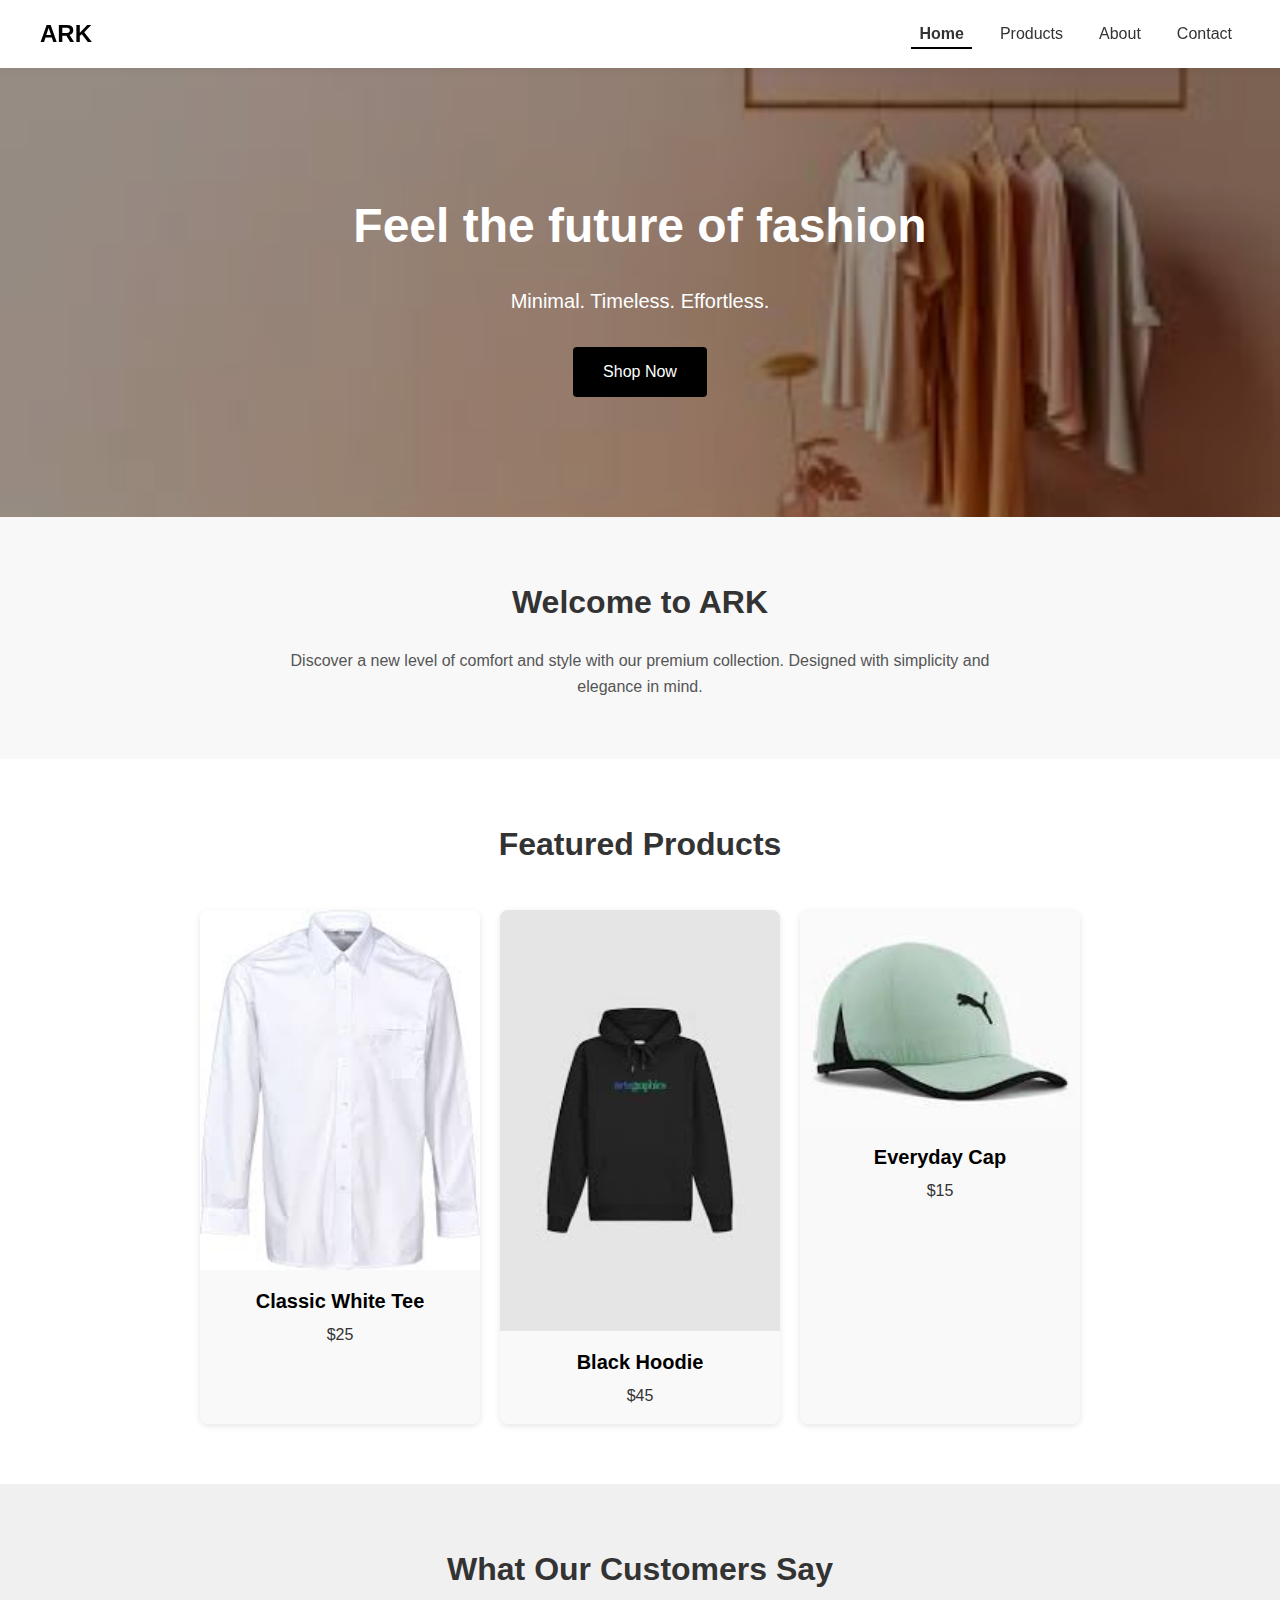
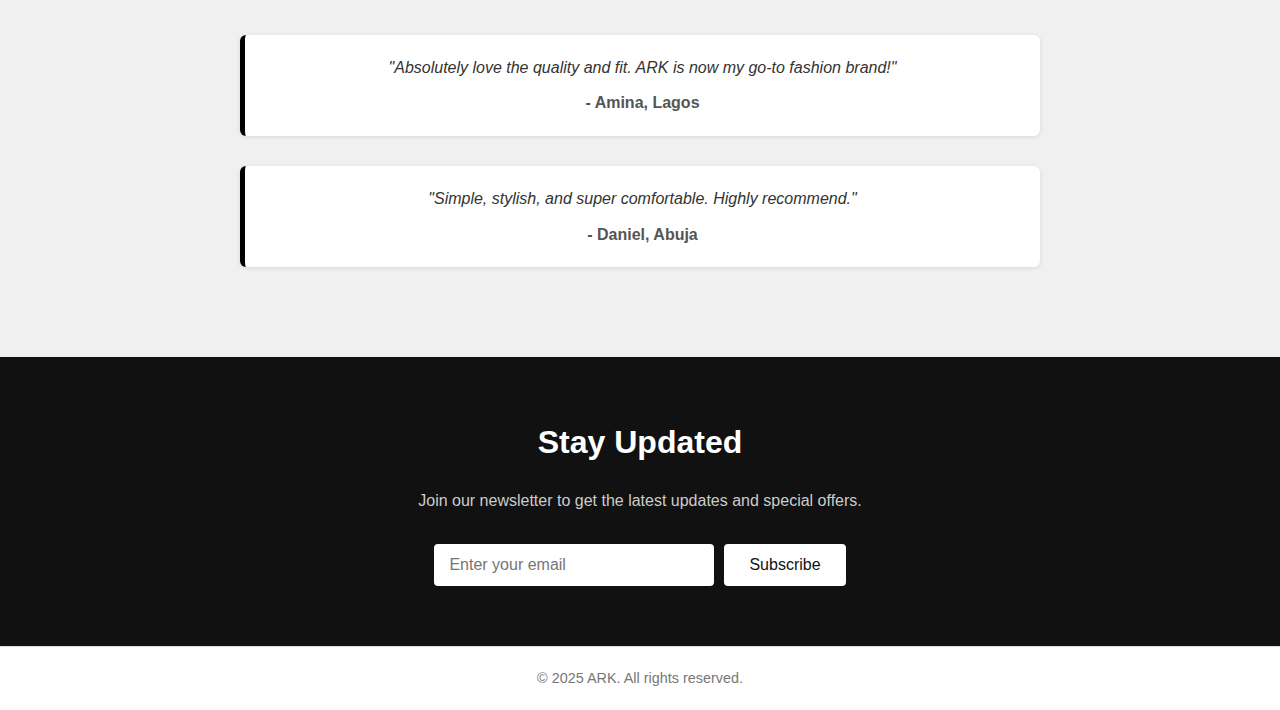
<file: index.html>
<!-- index.html -->
<!DOCTYPE html>
<html lang="en">
<head>
  <meta charset="UTF-8" />
  <meta
    name="viewport"
    content="width=device-width, initial-scale=1.0"
  />
  <title>ARK - Home</title>
  <link rel="stylesheet" href="style.css" />
  <!-- Favicon (optional) -->
  <!-- <link rel="icon" href="favicon.ico" type="image/x-icon" /> -->
  <link rel="JavaScript" href="server.js"/>
  <meta
    name="description"
    content="ARK is a modern fashion brand focused on delivering premium, minimal, and timeless designs for everyday life."
  />
</head>
<body>
  <!-- Site Navigation -->
  <nav class="navbar" role="navigation">
    <div class="nav-container">
      <a href="index.html" class="logo">ARK</a>
      <ul class="nav-links">
        <li><a href="index.html" class="active">Home</a></li>
        <li><a href="product.html">Products</a></li>
        <li><a href="about.html">About</a></li>
        <li><a href="contact.html">Contact</a></li>
      </ul>
    </div>
  </nav>

  <div class="wrapper">
    <main role="main">
      <!-- Hero Section -->
      <header class="hero">
        <div class="hero-content">
          <h1>Feel the future of fashion</h1>
          <p class="subheading">Minimal. Timeless. Effortless.</p>
          <a href="product.html" class="cta-button">Shop Now</a>
        </div>
      </header>

      <!-- Intro Section -->
      <section class="intro-section">
        <h2>Welcome to ARK</h2>
        <p>
          Discover a new level of comfort and style with our premium
          collection. Designed with simplicity and elegance in mind.
        </p>
      </section>

      <!-- Featured Products -->
      <section class="featured-products">
        <h2>Featured Products</h2>
        <div class="products-grid">
          <div class="product-card">
            <img
              src="Classic White Shirt.jpeg"
              alt="Classic white tee front view"
              loading="lazy"
            />
            <h3>Classic White Tee</h3>
            <p>$25</p>
          </div>

          <div class="product-card">
            <img
              src="Black Urban Hoodie.jpeg"
              alt="Black urban hoodie on model"
              loading="lazy"
            />
            <h3>Black Hoodie</h3>
            <p>$45</p>
          </div>

          <div class="product-card">
            <img
              src="everyday cap.jpeg"
              alt="Minimalist everyday cap"
              loading="lazy"
            />
            <h3>Everyday Cap</h3>
            <p>$15</p>
          </div>
        </div>
      </section>

      <!-- Testimonials -->
      <section class="testimonials">
        <h2>What Our Customers Say</h2>
        <div class="testimonial">
          <p>
            "Absolutely love the quality and fit. ARK is now my go-to
            fashion brand!"
          </p>
          <span>- Amina, Lagos</span>
        </div>
        <div class="testimonial">
          <p>
            "Simple, stylish, and super comfortable. Highly recommend."
          </p>
          <span>- Daniel, Abuja</span>
        </div>
      </section>

      <!-- Newsletter Signup -->
      <section class="newsletter">
        <h2>Stay Updated</h2>
        <p>Join our newsletter to get the latest updates and special offers.</p>
        <form>
          <label for="newsletter-email" class="visually-hidden">
            Enter your email address
          </label>
          <input
            id="newsletter-email"
            type="email"
            placeholder="Enter your email"
            aria-label="Email address"
            required
          />
          <button type="submit">Subscribe</button>
        </form>
      </section>
    </main>

    <footer class="footer" role="contentinfo">
      <p>&copy; 2025 ARK. All rights reserved.</p>
    </footer>
  </div>
  <script>
  document.querySelector('form').addEventListener('submit', function(e) {
    e.preventDefault();
    const email = document.getElementById('newsletter-email').value;
    alert('Thanks for subscribing, ' + email + '!');
    // Simulate sending to backend here
  });
  </script>
</body>
</html>
</file>
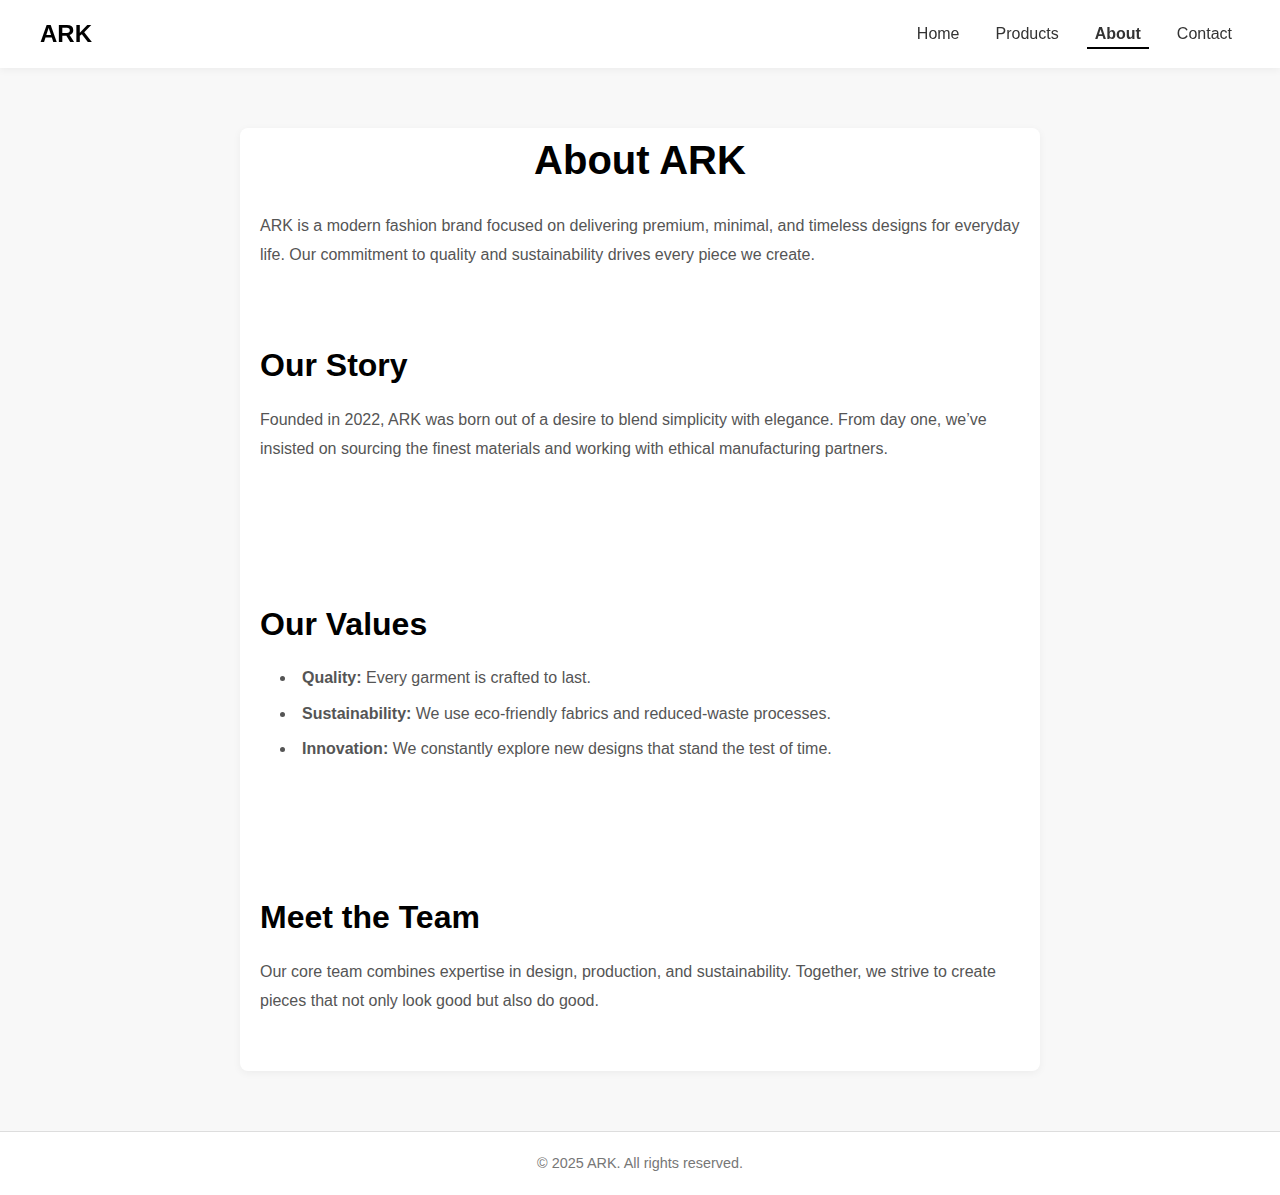
<file: about.html>
<!-- about.html -->
<!DOCTYPE html>
<html lang="en">
<head>
  <meta charset="UTF-8" />
  <meta
    name="viewport"
    content="width=device-width, initial-scale=1.0"
  />
  <title>About - ARK</title>
  <link rel="stylesheet" href="style.css" />
  <!-- <link rel="icon" href="favicon.ico" type="image/x-icon" /> -->
  <meta
    name="description"
    content="Learn more about ARK, our mission, values, and commitment to quality and sustainability."
  />
</head>
<body>
  <!-- Site Navigation -->
  <nav class="navbar" role="navigation">
    <div class="nav-container">
      <a href="index.html" class="logo">ARK</a>
      <ul class="nav-links">
        <li><a href="index.html">Home</a></li>
        <li><a href="product.html">Products</a></li>
        <li><a href="about.html" class="active">About</a></li>
        <li><a href="contact.html">Contact</a></li>
      </ul>
    </div>
  </nav>

  <div class="wrapper">
    <main role="main">
      <!-- About Content -->
      <section class="page-content">
        <h1>About ARK</h1>
        <p>
          ARK is a modern fashion brand focused on delivering premium,
          minimal, and timeless designs for everyday life. Our commitment to
          quality and sustainability drives every piece we create.
        </p>

        <!-- Example Subsections -->
        <section class="about-section">
          <h2>Our Story</h2>
          <p>
            Founded in 2022, ARK was born out of a desire to blend simplicity
            with elegance. From day one, we’ve insisted on sourcing the finest
            materials and working with ethical manufacturing partners.
          </p>
        </section>

        <section class="about-section">
          <h2>Our Values</h2>
          <ul>
            <li><strong>Quality:</strong> Every garment is crafted to last.</li>
            <li><strong>Sustainability:</strong> We use eco-friendly fabrics
              and reduced-waste processes.</li>
            <li><strong>Innovation:</strong> We constantly explore new
              designs that stand the test of time.</li>
          </ul>
        </section>

        <section class="about-section">
          <h2>Meet the Team</h2>
          <p>
            Our core team combines expertise in design, production, and
            sustainability. Together, we strive to create pieces that not only
            look good but also do good.
          </p>
        </section>
      </section>
    </main>

    <footer class="footer" role="contentinfo">
      <p>&copy; 2025 ARK. All rights reserved.</p>
    </footer>
  </div>
</body>
</html>
</file>
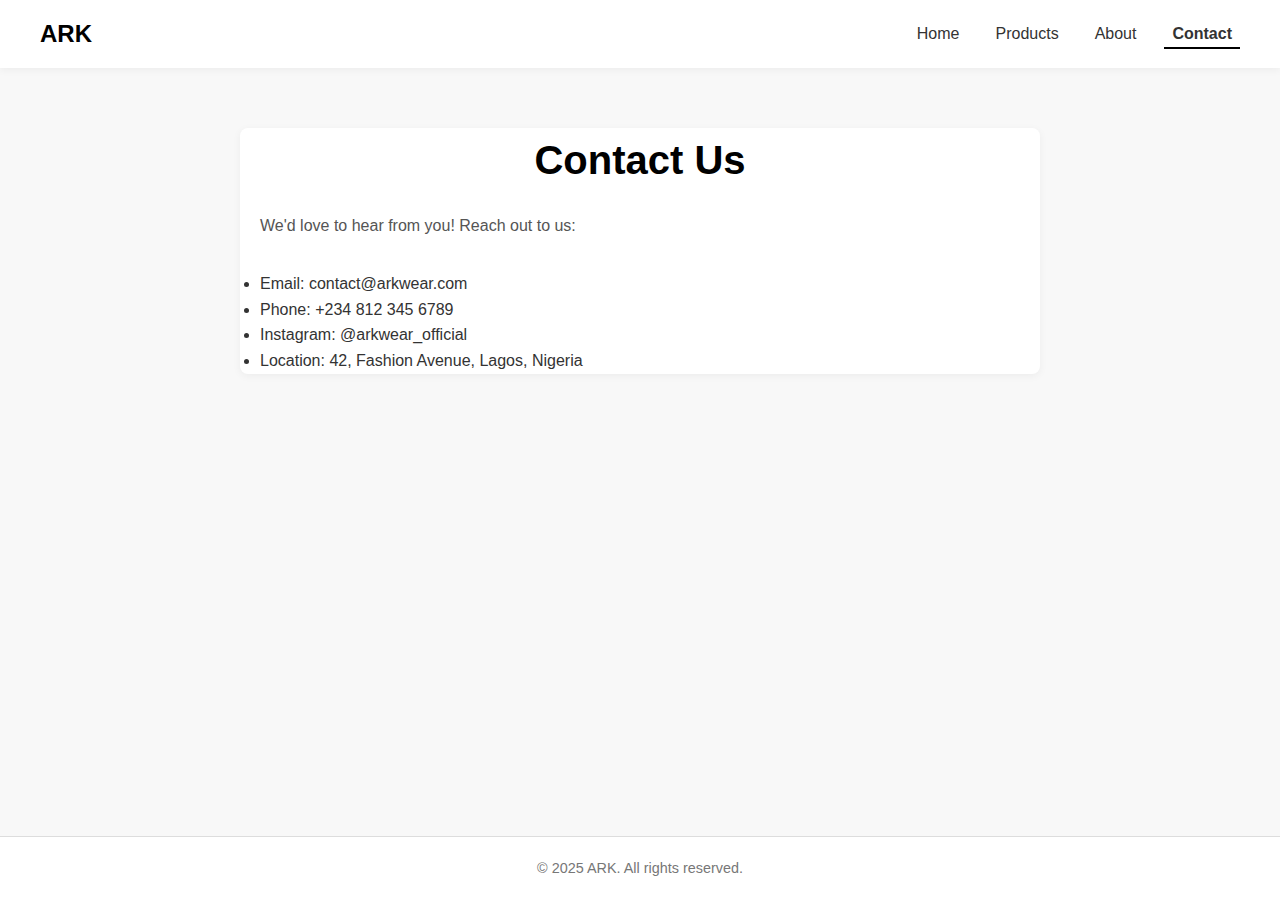
<file: contact.html>
<!DOCTYPE html>
<html lang="en">
<head>
  <meta charset="UTF-8" />
  <meta name="viewport" content="width=device-width, initial-scale=1.0"/>
  <title>Contact - ARK</title>
  <link rel="stylesheet" href="style.css"/>
</head>
<body>

  <div class="wrapper">
    <main>
  <nav class="navbar">
    <div class="nav-container">
      <a href="index.html" class="logo">ARK</a>
      <ul class="nav-links">
        <li><a href="index.html">Home</a></li>
        <li><a href="product.html">Products</a></li>
        <li><a href="about.html">About</a></li>
        <li><a href="contact.html" class="active">Contact</a></li>
      </ul>
    </div>
  </nav>

  <div class="contact-page">
<section class="page-content">
  <h1>Contact Us</h1>
  <p>We'd love to hear from you! Reach out to us:</p>
  <ul>
    <li>Email: contact@arkwear.com</li>
    <li>Phone: +234 812 345 6789</li>
    <li>Instagram: @arkwear_official</li>
    <li>Location: 42, Fashion Avenue, Lagos, Nigeria</li>
  </ul>
</section>
  </div>
  </main>

  <footer class="footer">
    <p>&copy; 2025 ARK. All rights reserved.</p>
  </footer>
  </div>

</body>
</html>
</file>
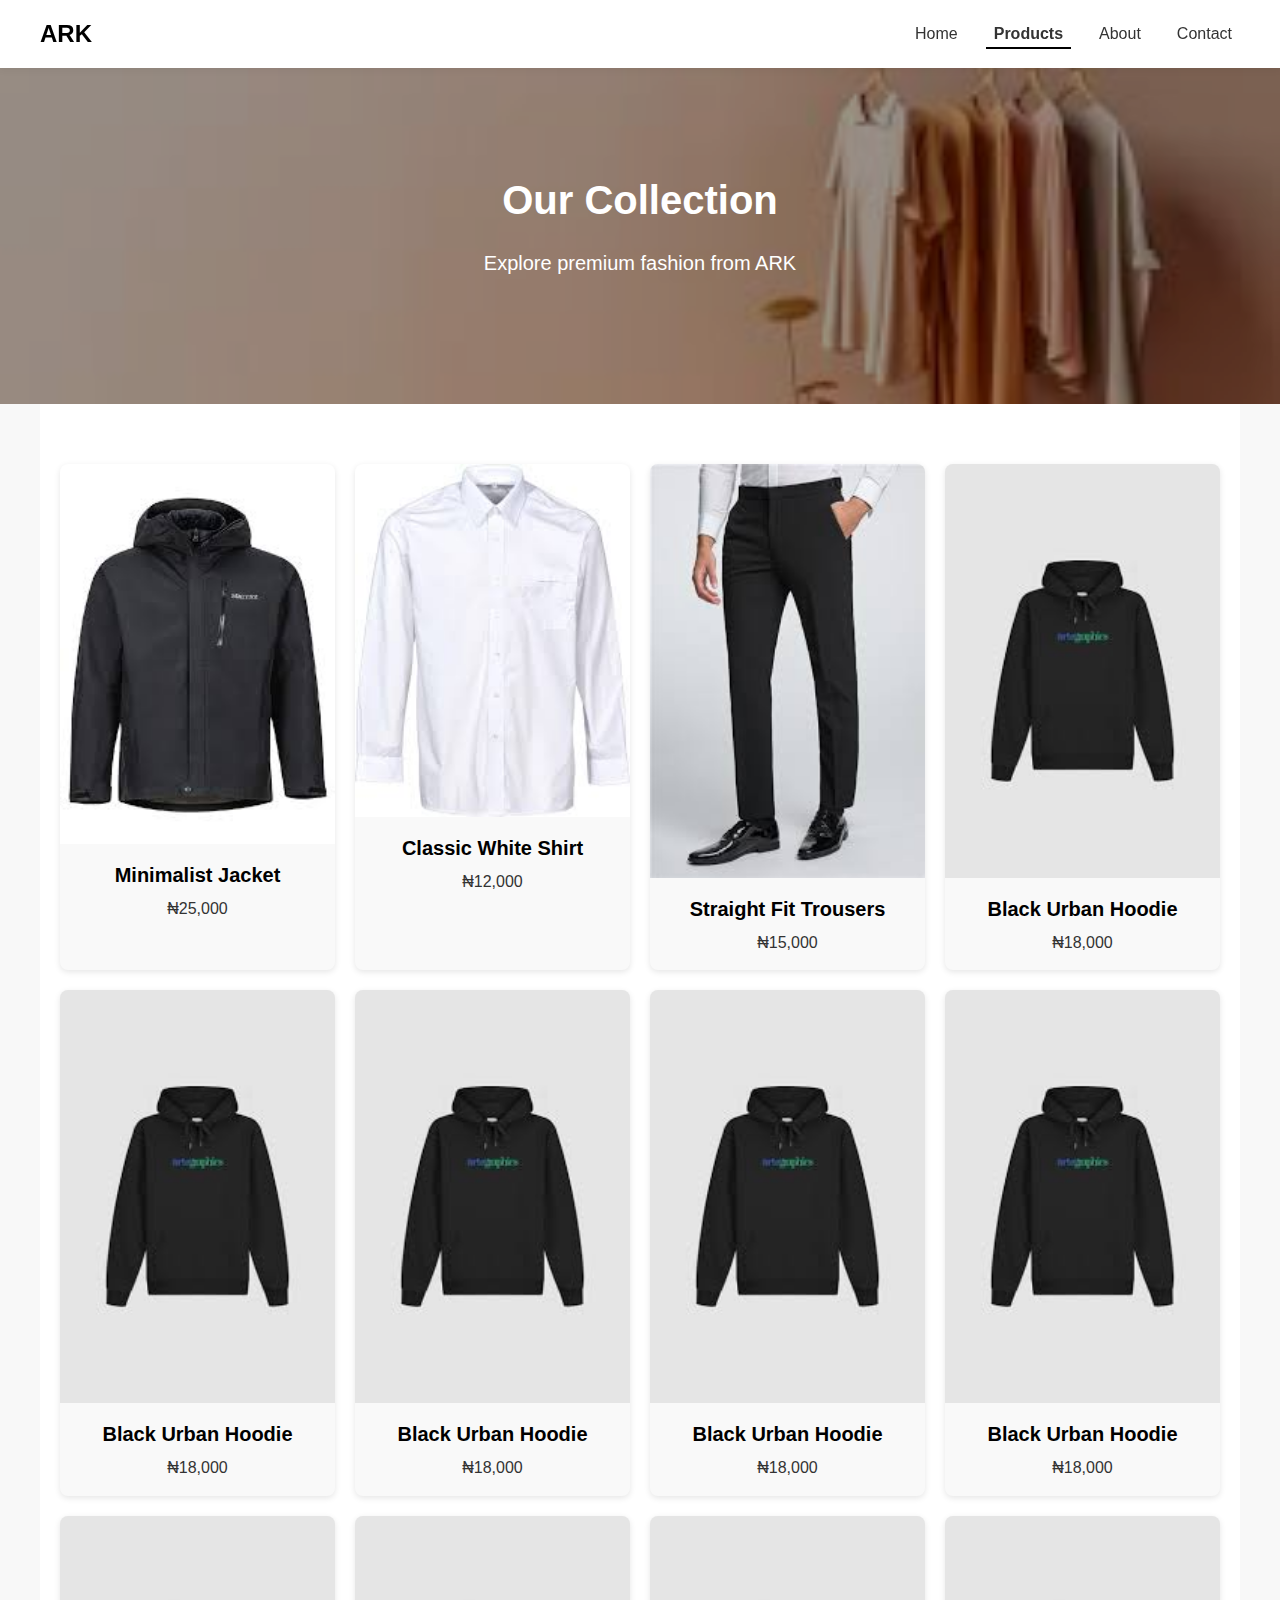
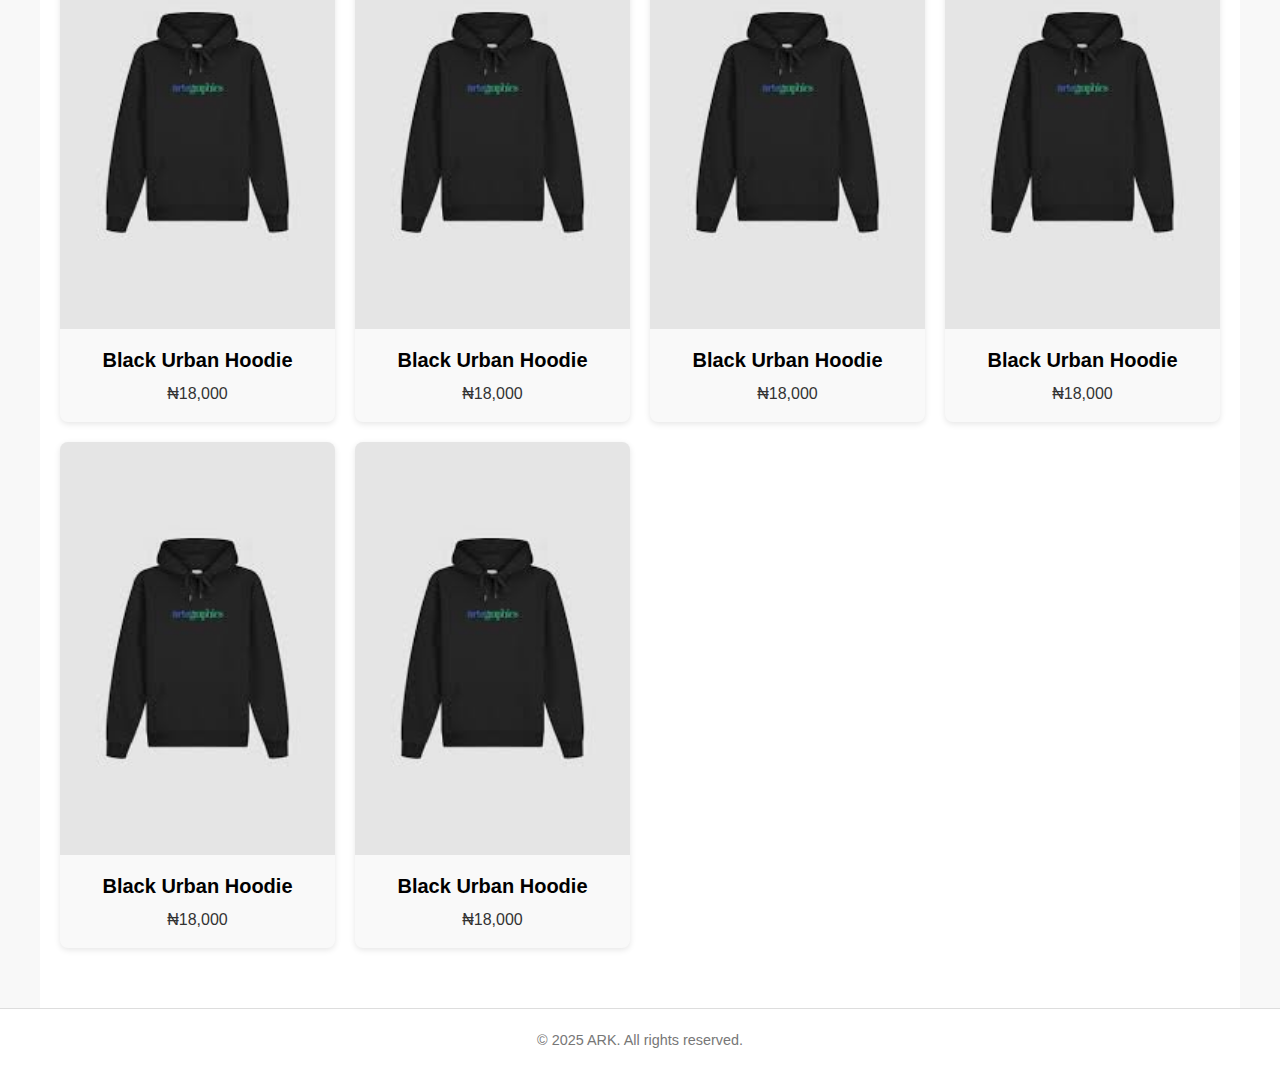
<file: product.html>
<!DOCTYPE html>
<html lang="en">
<head>
  <meta charset="UTF-8" />
  <meta name="viewport" content="width=device-width, initial-scale=1" />
  <title>Products - ARK</title>
  <link rel="stylesheet" href="style.css" />
</head>
<body>
    <nav class="navbar">
    <div class="nav-container">
      <a href="index.html" class="logo">ARK</a>
      <ul class="nav-links">
        <li><a href="index.html">Home</a></li>
        <li><a href="product.html" class="active">Products</a></li>
        <li><a href="about.html">About</a></li>
        <li><a href="contact.html">Contact</a></li>
      </ul>
    </div>
  </nav>

  <header class="hero product-hero">
    <div class="hero-content">
      <h1>Our Collection</h1>
      <p class="subheading">Explore premium fashion from ARK</p>
    </div>
  </header>

  <section class="product-gallery">
    <div class="product-item">
      <img src="Minimalist Jacket.jpeg" alt="Product 1" />
      <h3>Minimalist Jacket</h3>
      <p>₦25,000</p>
    </div>

    <div class="product-item">
      <img src="Classic White Shirt.jpeg" alt="Product 2" />
      <h3>Classic White Shirt</h3>
      <p>₦12,000</p>
    </div>

    <div class="product-item">
      <img src="Straight Fit Trousers.jpeg" alt="Product 3" />
      <h3>Straight Fit Trousers</h3>
      <p>₦15,000</p>
    </div>

    <div class="product-item">
      <img src="Black Urban Hoodie.jpeg" alt="Product 4" />
      <h3>Black Urban Hoodie</h3>
      <p>₦18,000</p>
    </div>
    
    <div class="product-item">
      <img src="Black Urban Hoodie.jpeg" alt="Product 4" />
      <h3>Black Urban Hoodie</h3>
      <p>₦18,000</p>
    </div>

    <div class="product-item">
      <img src="Black Urban Hoodie.jpeg" alt="Product 4" />
      <h3>Black Urban Hoodie</h3>
      <p>₦18,000</p>
    </div>

    <div class="product-item">
      <img src="Black Urban Hoodie.jpeg" alt="Product 4" />
      <h3>Black Urban Hoodie</h3>
      <p>₦18,000</p>
    </div>

    <div class="product-item">
      <img src="Black Urban Hoodie.jpeg" alt="Product 4" />
      <h3>Black Urban Hoodie</h3>
      <p>₦18,000</p>
    </div>

    <div class="product-item">
      <img src="Black Urban Hoodie.jpeg" alt="Product 4" />
      <h3>Black Urban Hoodie</h3>
      <p>₦18,000</p>
    </div>

    <div class="product-item">
      <img src="Black Urban Hoodie.jpeg" alt="Product 4" />
      <h3>Black Urban Hoodie</h3>
      <p>₦18,000</p>
    </div>

    <div class="product-item">
      <img src="Black Urban Hoodie.jpeg" alt="Product 4" />
      <h3>Black Urban Hoodie</h3>
      <p>₦18,000</p>
    </div>

    <div class="product-item">
      <img src="Black Urban Hoodie.jpeg" alt="Product 4" />
      <h3>Black Urban Hoodie</h3>
      <p>₦18,000</p>
    </div>

    <div class="product-item">
      <img src="Black Urban Hoodie.jpeg" alt="Product 4" />
      <h3>Black Urban Hoodie</h3>
      <p>₦18,000</p>
    </div>

    <div class="product-item">
      <img src="Black Urban Hoodie.jpeg" alt="Product 4" />
      <h3>Black Urban Hoodie</h3>
      <p>₦18,000</p>
    </div>
    
  </section>

  <footer class="footer">
    <p>&copy; 2025 ARK. All rights reserved.</p>
   </footer>

</body>
</html>
</file>
<file: style.css>
/* Reset & Base Styles */
* {
  margin: 0;
  padding: 0;
  box-sizing: border-box;
}

html,
body {
  height: 100%;
  font-family: 'Segoe UI', Arial, sans-serif;
  line-height: 1.6;
  background-color: #f8f8f8;
  color: #333;
  scroll-behavior: smooth;
}

/* Utility: Visually Hidden (for screen-reader-only labels) */
.visually-hidden {
  position: absolute;
  width: 1px;
  height: 1px;
  margin: -1px;
  padding: 0;
  overflow: hidden;
  clip: rect(0, 0, 0, 0);
  border: 0;
}

/* Layout Wrapper */
.wrapper {
  min-height: 100%;
  display: flex;
  flex-direction: column;
}

main {
  flex: 1;
}

/* Navbar */
.navbar {
  background-color: #fff;
  padding: 15px 30px;
  box-shadow: 0 2px 8px rgba(0, 0, 0, 0.05);
  position: sticky;
  top: 0;
  z-index: 100;
}

.nav-container {
  max-width: 1200px;
  margin: 0 auto;
  display: flex;
  align-items: center;
  justify-content: space-between;
}

.logo {
  font-size: 1.5rem;
  font-weight: bold;
  color: #000;
  text-decoration: none;
}

.nav-links {
  list-style: none;
  display: flex;
  gap: 20px;
}

.nav-links li a {
  color: #333;
  text-decoration: none;
  font-size: 1rem;
  padding: 5px 8px;
  transition: color 0.2s ease, background-color 0.2s ease;
}

.nav-links li a:hover,
.nav-links li a:focus {
  color: #000;
  outline: none;
}

.nav-links li a.active {
  font-weight: bold;
  border-bottom: 2px solid #000;
}

/* Hero Section */
.hero {
  position: relative;
  background-image: url('background.jpeg');
  color: #fff;
  text-align: center;
  padding: 120px 30px;
  background-size: cover;
  background-repeat: no-repeat;
  background-position: center;
}

.hero::before {
  content: "";
  position: absolute;
  top: 0;
  left: 0;
  width: 100%;
  height: 100%;
  background-color: rgba(0, 0, 0, 0.4);
  z-index: 0;
}

.hero-content {
  position: relative;
  z-index: 1;
  max-width: 800px;
  margin: 0 auto;
}

.hero h1 {
  font-size: 3rem;
  margin-bottom: 20px;
}

.subheading {
  font-size: 1.25rem;
  margin-bottom: 30px;
}

.cta-button {
  display: inline-block;
  background-color: #000;
  color: #fff;
  text-decoration: none;
  padding: 12px 30px;
  font-size: 1rem;
  border-radius: 4px;
  transition: background-color 0.2s ease, transform 0.2s ease;
}

.cta-button:hover,
.cta-button:focus {
  background-color: #333;
  transform: scale(1.02);
  outline: none;
}

/* Intro Section (Home Page) */
.intro-section {
  max-width: 800px;
  margin: 60px auto;
  text-align: center;
  padding: 0 20px;
}

.intro-section h2 {
  font-size: 2rem;
  margin-bottom: 20px;
}

.intro-section p {
  font-size: 1rem;
  color: #555;
}

/* Featured Products */
.featured-products {
  background-color: #fff;
  padding: 60px 20px;
  text-align: center;
}

.featured-products h2 {
  font-size: 2rem;
  margin-bottom: 40px;
}

.products-grid {
  display: flex;
  gap: 20px;
  justify-content: center;
  flex-wrap: wrap;
}

.product-card {
  background-color: #f9f9f9;
  border-radius: 8px;
  overflow: hidden;
  width: 280px;
  box-shadow: 0 2px 6px rgba(0, 0, 0, 0.1);
  transition: transform 0.2s ease, box-shadow 0.2s ease;
}

.product-card:hover,
.product-card:focus-within {
  transform: translateY(-5px);
  box-shadow: 0 4px 12px rgba(0, 0, 0, 0.15);
}

.product-card img {
  width: 100%;
  height: auto;
  display: block;
}

.product-card h3 {
  font-size: 1.25rem;
  margin: 15px 15px 5px;
  color: #000;
}

.product-card p {
  font-size: 1rem;
  margin: 0 15px 15px;
  color: #333;
}

/* Testimonials */
.testimonials {
  padding: 60px 20px;
  background-color: #f0f0f0;
  text-align: center;
}

.testimonials h2 {
  font-size: 2rem;
  margin-bottom: 40px;
}

.testimonial {
  max-width: 800px;
  margin: 0 auto 30px;
  background-color: #fff;
  padding: 20px;
  border-left: 5px solid #000;
  border-radius: 6px;
  font-style: italic;
  box-shadow: 0 1px 4px rgba(0, 0, 0, 0.1);
}

.testimonial span {
  display: block;
  margin-top: 10px;
  font-style: normal;
  font-weight: bold;
  color: #555;
}

/* Newsletter Signup */
.newsletter {
  background-color: #111;
  color: #fff;
  text-align: center;
  padding: 60px 20px;
}

.newsletter h2 {
  font-size: 2rem;
  margin-bottom: 20px;
}

.newsletter p {
  font-size: 1rem;
  margin-bottom: 30px;
  color: #ccc;
}

.newsletter form {
  display: flex;
  justify-content: center;
  gap: 10px;
  flex-wrap: wrap;
}

.newsletter input[type="email"] {
  padding: 12px 15px;
  font-size: 1rem;
  border: none;
  border-radius: 4px;
  width: 280px;
  max-width: 100%;
}

.newsletter button {
  padding: 12px 25px;
  font-size: 1rem;
  background-color: #fff;
  color: #111;
  border: none;
  border-radius: 4px;
  cursor: pointer;
  transition: background-color 0.2s ease, transform 0.2s ease;
}

.newsletter button:hover,
.newsletter button:focus {
  background-color: #ddd;
  transform: scale(1.02);
  outline: none;
}

/* Footer */
.footer {
  background-color: #fff;
  text-align: center;
  padding: 20px 0;
  font-size: 0.9rem;
  color: #777;
  border-top: 1px solid #ddd;
}

/* Responsive Typography & Layout */
@media (max-width: 1024px) {
  .hero h1 {
    font-size: 2.5rem;
  }
  .subheading {
    font-size: 1.125rem;
  }
}

@media (max-width: 768px) {
  .hero {
    padding: 100px 20px;
  }
  .hero h1 {
    font-size: 2rem;
  }
  .subheading {
    font-size: 1rem;
  }
  .products-grid {
    flex-direction: column;
    align-items: center;
  }
  .product-card {
    width: 90%;
    max-width: 400px;
  }
}

@media (max-width: 480px) {
  .nav-links {
    display: none; /* Optionally replace with a mobile menu toggle */
  }
  .hero {
    padding: 80px 15px;
  }
  .hero h1 {
    font-size: 1.75rem;
  }
  .subheading {
    font-size: 0.9rem;
  }
  .intro-section h2 {
    font-size: 1.75rem;
  }
  .featured-products h2,
  .testimonials h2,
  .newsletter h2 {
    font-size: 1.75rem;
  }
}
/* About Page Content */
.page-content {
  max-width: 800px;
  margin: 60px auto;
  padding: 0 20px;
  background-color: #fff;
  border-radius: 8px;
  box-shadow: 0 2px 8px rgba(0, 0, 0, 0.05);
}

.page-content h1 {
  font-size: 2.5rem;
  margin-bottom: 20px;
  text-align: center;
  color: #000;
}

.page-content p {
  font-size: 1rem;
  line-height: 1.8;
  color: #555;
  margin-bottom: 30px;
}

/* About Subsections */
.about-section {
  margin-bottom: 40px;
}

.about-section h2 {
  font-size: 2rem;
  margin-bottom: 15px;
  color: #000;
}

.about-section p {
  font-size: 1rem;
  line-height: 1.8;
  color: #555;
  margin-bottom: 15px;
}

/* List Styling in “Our Values” */
.about-section ul {
  list-style: disc inside;
  margin-left: 20px;
}

.about-section ul li {
  margin-bottom: 10px;
  font-size: 1rem;
  color: #555;
}

/* Ensure footer spacing if content is short */
.wrapper {
  display: flex;
  flex-direction: column;
  min-height: 100vh;
}

main {
  flex: 1;
}

/* Small tweak: make sure sections don’t run into each other */
section {
  padding-top: 40px;
  padding-bottom: 40px;
}

/* Mobile adjustments for About page */
@media (max-width: 768px) {
  .page-content {
    margin: 40px 15px;
    padding: 20px;
  }

  .page-content h1 {
    font-size: 2rem;
  }

  .about-section h2 {
    font-size: 1.5rem;
  }

  .about-section p,
  .about-section ul li {
    font-size: 0.95rem;
  }
}

.product-hero {
  padding: 100px 30px;
}

.product-hero .hero-content {
  max-width: 800px;
  margin: 0 auto;
}

.product-hero h1 {
  font-size: 2.5rem;
  margin-bottom: 15px;
}

.product-hero .subheading {
  font-size: 1.25rem;
  margin-bottom: 25px;
}

.product-gallery {
  display: grid;
  grid-template-columns: repeat(auto-fill, minmax(240px, 1fr));
  gap: 20px;
  padding: 60px 20px;
  max-width: 1200px;
  margin: 0 auto;
  background-color: #fff;
}

.product-item {
  background-color: #f9f9f9;
  border-radius: 8px;
  overflow: hidden;
  text-align: center;
  box-shadow: 0 2px 6px rgba(0, 0, 0, 0.1);
  transition: transform 0.2s ease, box-shadow 0.2s ease;
}

.product-item:hover,
.product-item:focus-within {
  transform: translateY(-5px);
  box-shadow: 0 4px 12px rgba(0, 0, 0, 0.15);
}

.product-item img {
  width: 100%;
  height: auto;
  display: block;
  object-fit: cover;
}

.product-item h3 {
  font-size: 1.25rem;
  margin: 15px 10px 5px;
  color: #000;
}

.product-item p {
  font-size: 1rem;
  margin: 0 10px 15px;
  color: #333;
}

.footer {
  margin-top: auto;
}


@media (max-width: 1024px) {
  .product-hero h1 {
    font-size: 2rem;
  }
  .product-hero .subheading {
    font-size: 1rem;
  }
}

@media (max-width: 768px) {
  .product-gallery {
    grid-template-columns: repeat(auto-fill, minmax(200px, 1fr));
    gap: 15px;
  }
  .product-item h3 {
    font-size: 1.1rem;
  }
}

@media (max-width: 480px) {
  .product-hero {
    padding: 80px 15px;
  }
  .product-hero h1 {
    font-size: 1.75rem;
  }
  .product-hero .subheading {
    font-size: 0.9rem;
  }
  .product-gallery {
    grid-template-columns: 1fr;
    gap: 15px;
    padding: 40px 10px;
  }
  .product-item h3 {
    font-size: 1rem;
  }
  .product-item p {
    font-size: 0.95rem;
  }
}

section {
  padding-top: 40px;
  padding-bottom: 40px;
}

.nav-links li a {
  position: relative;
  color: #333;
  text-decoration: none;
  font-size: 1rem;
  padding: 5px 8px;
  transition: color 0.2s ease, background-color 0.2s ease;
}

.nav-links li a:hover,
.nav-links li a:focus {
  color: #000;
  background-color: rgba(0, 0, 0, 0.05);
  outline: none;
}

.nav-links li a::after {
  content: "";
  position: absolute;
  left: 0;
  bottom: -2px;          
  width: 100%;
  height: 2px;
  background-color: #000; 
  transform: scaleX(0);   
  transform-origin: left;
  transition: transform 0.25s ease;
}

.nav-links li a:hover::after,
.nav-links li a:focus::after {
  transform: scaleX(1);  
}
</file>
